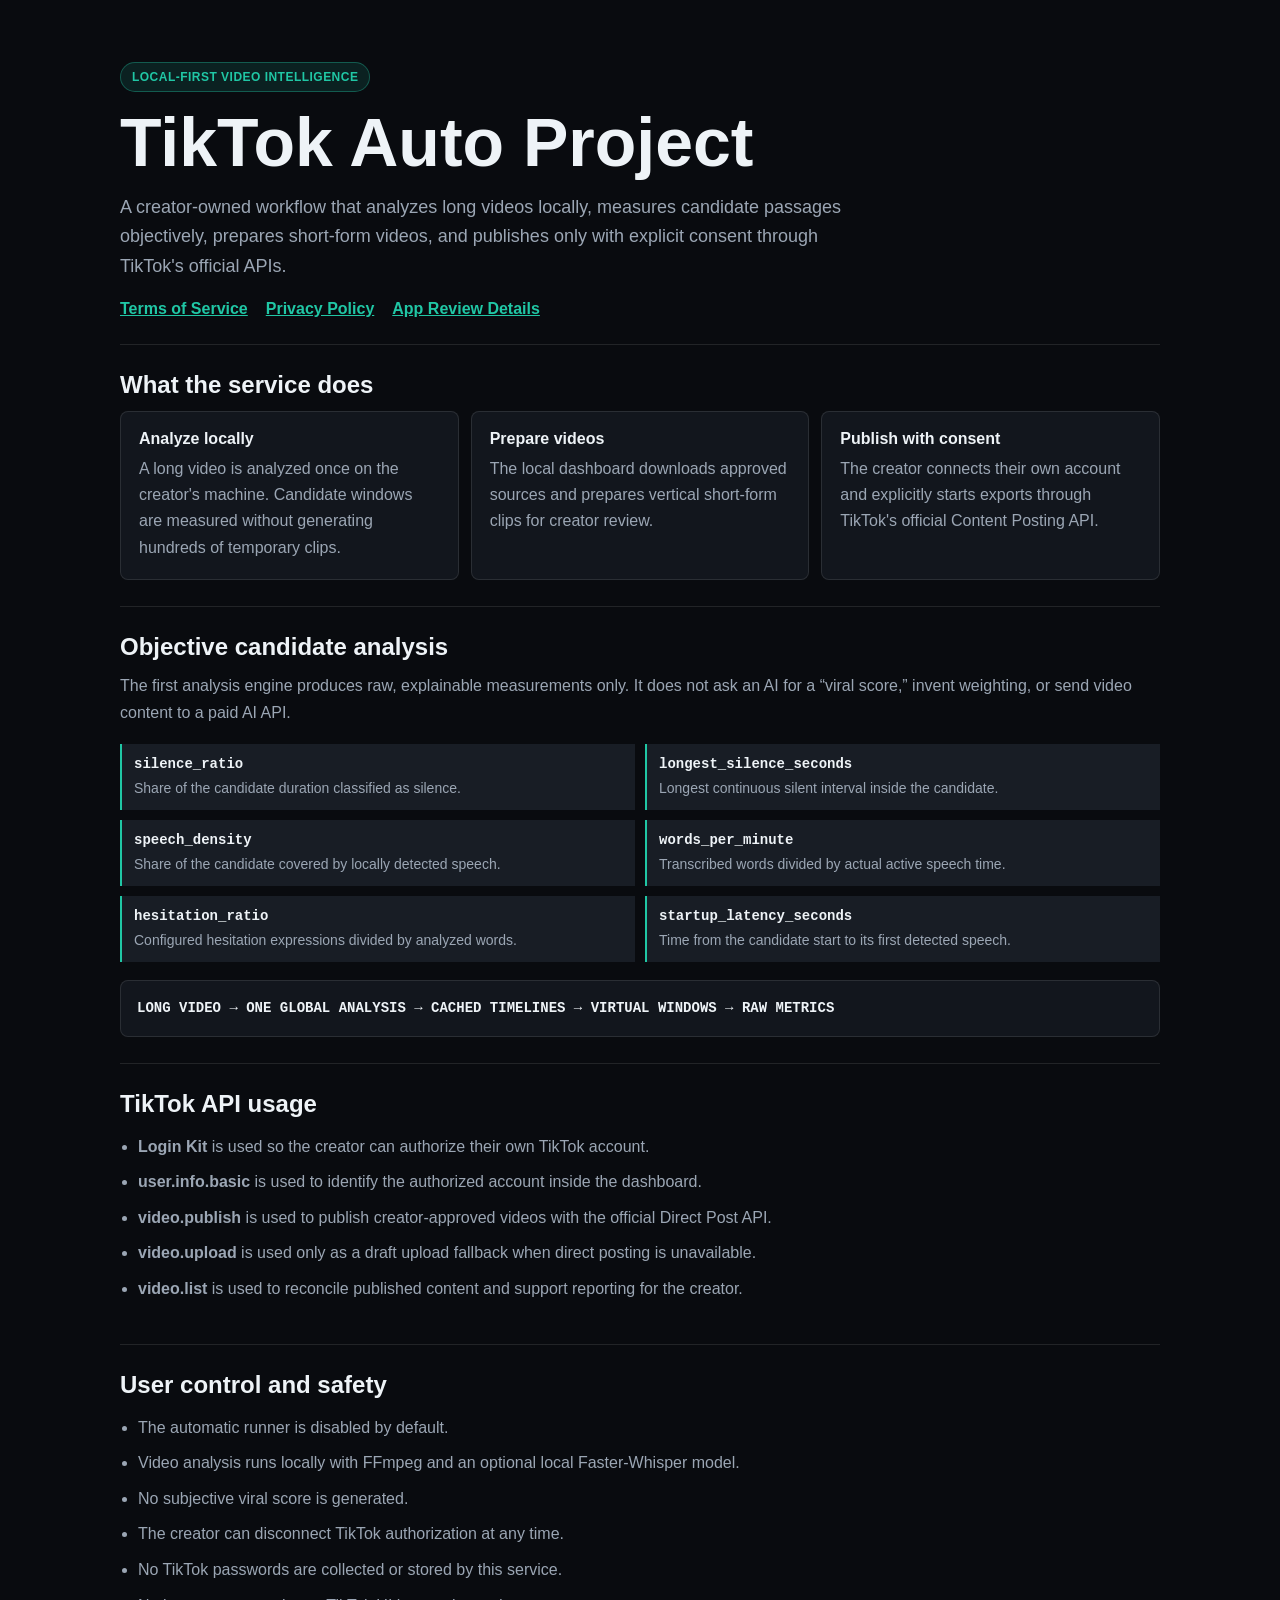
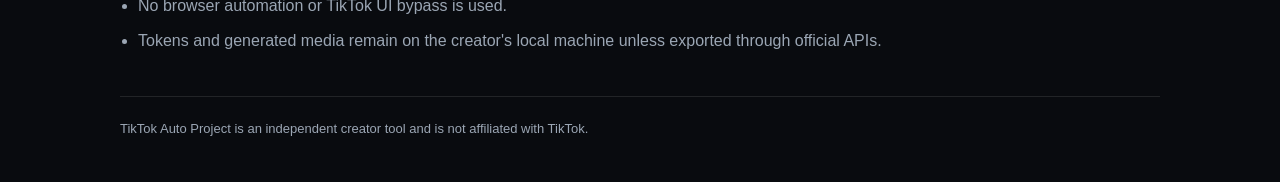
<file: index.html>
<!doctype html>
<html lang="en">
  <head>
    <meta charset="utf-8" />
    <meta name="viewport" content="width=device-width, initial-scale=1" />
    <title>TikTok Auto Project</title>
    <meta
      name="description"
      content="Local-first video analysis, preparation, and creator-controlled TikTok publishing through official APIs."
    />
    <style>
      :root {
        --bg: #090b0f;
        --panel: #12161d;
        --soft: #181d25;
        --ink: #eef3f7;
        --muted: #9ba6b4;
        --line: rgba(255, 255, 255, 0.1);
        --accent: #20c7a5;
        --accent-soft: rgba(32, 199, 165, 0.12);
      }

      * {
        box-sizing: border-box;
      }

      body {
        margin: 0;
        background: var(--bg);
        color: var(--ink);
        font-family: Inter, Arial, sans-serif;
      }

      main {
        width: min(1040px, calc(100% - 32px));
        margin: 0 auto;
        padding: 36px 0;
      }

      header,
      section {
        border-bottom: 1px solid var(--line);
        padding: 26px 0;
      }

      nav {
        display: flex;
        gap: 18px;
        flex-wrap: wrap;
        margin-top: 18px;
      }

      a {
        color: var(--accent);
        font-weight: 700;
      }

      h1 {
        margin: 0;
        font-size: clamp(34px, 7vw, 68px);
        line-height: 0.95;
      }

      h2 {
        margin: 0 0 12px;
        font-size: 24px;
      }

      h3 {
        margin: 0 0 8px;
        font-size: 17px;
      }

      p {
        margin: 0;
        color: var(--muted);
        font-size: 16px;
        line-height: 1.65;
      }

      .lead {
        max-width: 760px;
        margin-top: 18px;
        font-size: 18px;
      }

      .eyebrow {
        display: inline-flex;
        margin-bottom: 18px;
        border: 1px solid rgba(32, 199, 165, 0.35);
        border-radius: 999px;
        padding: 7px 11px;
        background: var(--accent-soft);
        color: var(--accent);
        font-size: 12px;
        font-weight: 800;
        letter-spacing: 0.04em;
        text-transform: uppercase;
      }

      .grid {
        display: grid;
        grid-template-columns: repeat(3, minmax(0, 1fr));
        gap: 12px;
      }

      .card {
        padding: 18px;
        border: 1px solid var(--line);
        border-radius: 8px;
        background: var(--panel);
      }

      .card strong {
        display: block;
        margin-bottom: 8px;
      }

      .list {
        display: grid;
        gap: 10px;
        padding-left: 18px;
        color: var(--muted);
        line-height: 1.6;
      }

      .metric-grid {
        display: grid;
        grid-template-columns: repeat(2, minmax(0, 1fr));
        gap: 10px;
        margin-top: 18px;
      }

      .metric {
        border-left: 2px solid var(--accent);
        padding: 10px 12px;
        background: var(--soft);
      }

      .metric code {
        color: var(--ink);
        font-size: 14px;
        font-weight: 800;
      }

      .metric p {
        margin-top: 5px;
        font-size: 14px;
      }

      .workflow {
        margin: 18px 0 0;
        overflow-x: auto;
        border: 1px solid var(--line);
        border-radius: 8px;
        padding: 16px;
        background: var(--panel);
        color: var(--ink);
        font: 600 14px/1.6 ui-monospace, SFMono-Regular, Consolas, monospace;
      }

      footer {
        padding: 24px 0 10px;
        color: var(--muted);
        font-size: 13px;
      }

      @media (max-width: 760px) {
        .grid,
        .metric-grid {
          grid-template-columns: 1fr;
        }
      }
    </style>
  </head>
  <body>
    <main>
      <header>
        <span class="eyebrow">Local-first video intelligence</span>
        <h1>TikTok Auto Project</h1>
        <p class="lead">
          A creator-owned workflow that analyzes long videos locally, measures candidate passages objectively, prepares short-form videos, and publishes only with explicit consent through TikTok's official APIs.
        </p>
        <nav aria-label="Legal links">
          <a href="/terms.html">Terms of Service</a>
          <a href="/privacy.html">Privacy Policy</a>
          <a href="/app-review.html">App Review Details</a>
        </nav>
      </header>

      <section>
        <h2>What the service does</h2>
        <div class="grid">
          <article class="card">
            <strong>Analyze locally</strong>
            <p>A long video is analyzed once on the creator's machine. Candidate windows are measured without generating hundreds of temporary clips.</p>
          </article>
          <article class="card">
            <strong>Prepare videos</strong>
            <p>The local dashboard downloads approved sources and prepares vertical short-form clips for creator review.</p>
          </article>
          <article class="card">
            <strong>Publish with consent</strong>
            <p>The creator connects their own account and explicitly starts exports through TikTok's official Content Posting API.</p>
          </article>
        </div>
      </section>

      <section>
        <h2>Objective candidate analysis</h2>
        <p>
          The first analysis engine produces raw, explainable measurements only. It does not ask an AI for a “viral score,” invent weighting, or send video content to a paid AI API.
        </p>
        <div class="metric-grid">
          <article class="metric">
            <code>silence_ratio</code>
            <p>Share of the candidate duration classified as silence.</p>
          </article>
          <article class="metric">
            <code>longest_silence_seconds</code>
            <p>Longest continuous silent interval inside the candidate.</p>
          </article>
          <article class="metric">
            <code>speech_density</code>
            <p>Share of the candidate covered by locally detected speech.</p>
          </article>
          <article class="metric">
            <code>words_per_minute</code>
            <p>Transcribed words divided by actual active speech time.</p>
          </article>
          <article class="metric">
            <code>hesitation_ratio</code>
            <p>Configured hesitation expressions divided by analyzed words.</p>
          </article>
          <article class="metric">
            <code>startup_latency_seconds</code>
            <p>Time from the candidate start to its first detected speech.</p>
          </article>
        </div>
        <pre class="workflow" aria-label="Local analysis workflow">LONG VIDEO → ONE GLOBAL ANALYSIS → CACHED TIMELINES → VIRTUAL WINDOWS → RAW METRICS</pre>
      </section>

      <section>
        <h2>TikTok API usage</h2>
        <ul class="list">
          <li><strong>Login Kit</strong> is used so the creator can authorize their own TikTok account.</li>
          <li><strong>user.info.basic</strong> is used to identify the authorized account inside the dashboard.</li>
          <li><strong>video.publish</strong> is used to publish creator-approved videos with the official Direct Post API.</li>
          <li><strong>video.upload</strong> is used only as a draft upload fallback when direct posting is unavailable.</li>
          <li><strong>video.list</strong> is used to reconcile published content and support reporting for the creator.</li>
        </ul>
      </section>

      <section>
        <h2>User control and safety</h2>
        <ul class="list">
          <li>The automatic runner is disabled by default.</li>
          <li>Video analysis runs locally with FFmpeg and an optional local Faster-Whisper model.</li>
          <li>No subjective viral score is generated.</li>
          <li>The creator can disconnect TikTok authorization at any time.</li>
          <li>No TikTok passwords are collected or stored by this service.</li>
          <li>No browser automation or TikTok UI bypass is used.</li>
          <li>Tokens and generated media remain on the creator's local machine unless exported through official APIs.</li>
        </ul>
      </section>

      <footer>
        TikTok Auto Project is an independent creator tool and is not affiliated with TikTok.
      </footer>
    </main>
  </body>
</html>
</file>
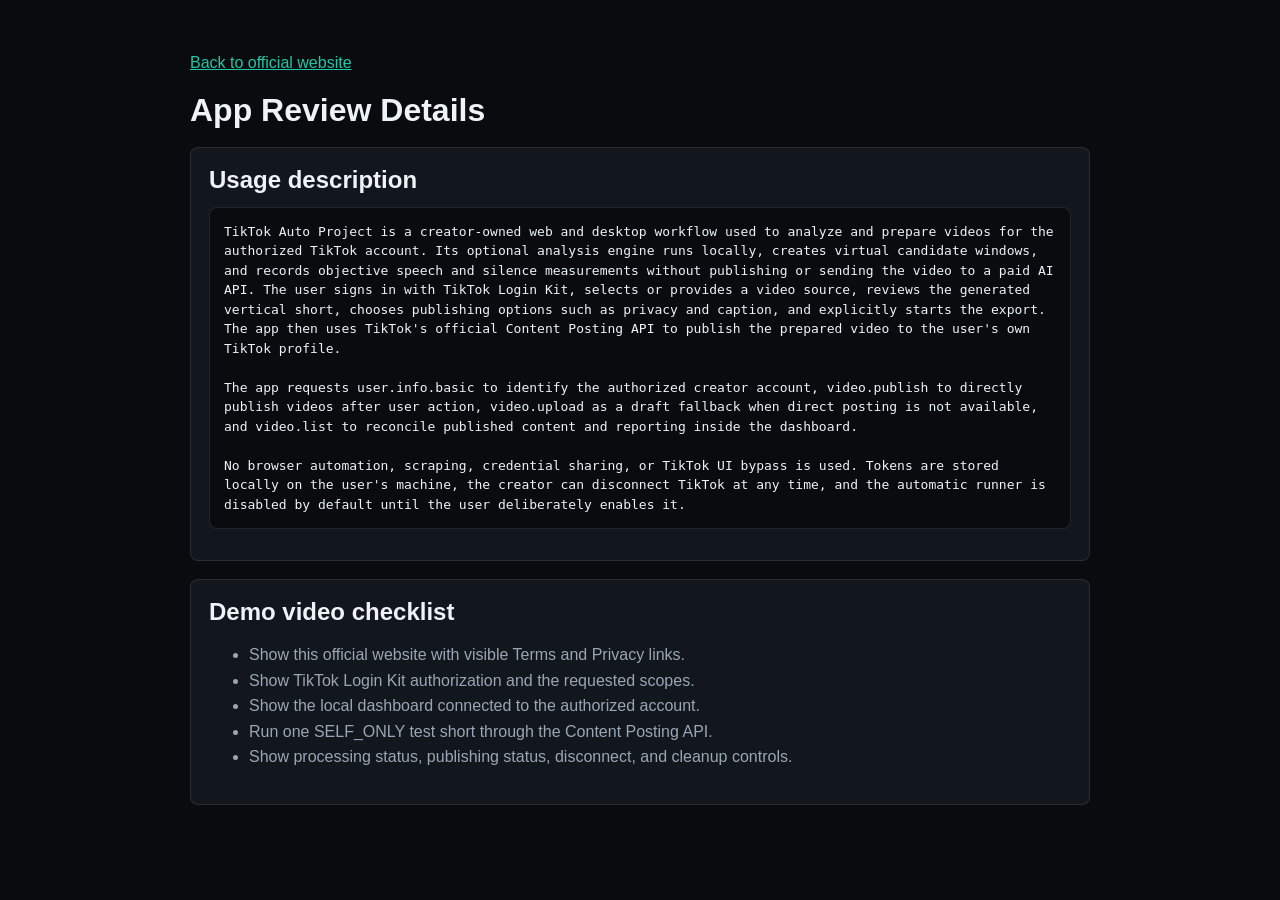
<file: app-review.html>
<!doctype html>
<html lang="en">
  <head>
    <meta charset="utf-8" />
    <meta name="viewport" content="width=device-width, initial-scale=1" />
    <title>App Review Details - TikTok Auto Project</title>
    <style>
      body {
        margin: 0;
        background: #090b0f;
        color: #eef3f7;
        font-family: Inter, Arial, sans-serif;
      }

      main {
        width: min(900px, calc(100% - 32px));
        margin: 0 auto;
        padding: 34px 0;
      }

      a {
        color: #20c7a5;
      }

      section {
        margin-top: 18px;
        padding: 18px;
        border: 1px solid rgba(255, 255, 255, 0.1);
        border-radius: 8px;
        background: #12161d;
      }

      h1,
      h2 {
        margin: 0 0 12px;
      }

      p,
      li {
        color: #9ba6b4;
        line-height: 1.6;
      }

      pre {
        white-space: pre-wrap;
        color: #eef3f7;
        background: #090b0f;
        border: 1px solid rgba(255, 255, 255, 0.1);
        border-radius: 8px;
        padding: 14px;
        line-height: 1.5;
      }
    </style>
  </head>
  <body>
    <main>
      <p><a href="/">Back to official website</a></p>
      <h1>App Review Details</h1>

      <section>
        <h2>Usage description</h2>
        <pre>TikTok Auto Project is a creator-owned web and desktop workflow used to analyze and prepare videos for the authorized TikTok account. Its optional analysis engine runs locally, creates virtual candidate windows, and records objective speech and silence measurements without publishing or sending the video to a paid AI API. The user signs in with TikTok Login Kit, selects or provides a video source, reviews the generated vertical short, chooses publishing options such as privacy and caption, and explicitly starts the export. The app then uses TikTok's official Content Posting API to publish the prepared video to the user's own TikTok profile.

The app requests user.info.basic to identify the authorized creator account, video.publish to directly publish videos after user action, video.upload as a draft fallback when direct posting is not available, and video.list to reconcile published content and reporting inside the dashboard.

No browser automation, scraping, credential sharing, or TikTok UI bypass is used. Tokens are stored locally on the user's machine, the creator can disconnect TikTok at any time, and the automatic runner is disabled by default until the user deliberately enables it.</pre>
      </section>

      <section>
        <h2>Demo video checklist</h2>
        <ul>
          <li>Show this official website with visible Terms and Privacy links.</li>
          <li>Show TikTok Login Kit authorization and the requested scopes.</li>
          <li>Show the local dashboard connected to the authorized account.</li>
          <li>Run one SELF_ONLY test short through the Content Posting API.</li>
          <li>Show processing status, publishing status, disconnect, and cleanup controls.</li>
        </ul>
      </section>
    </main>
  </body>
</html>
</file>
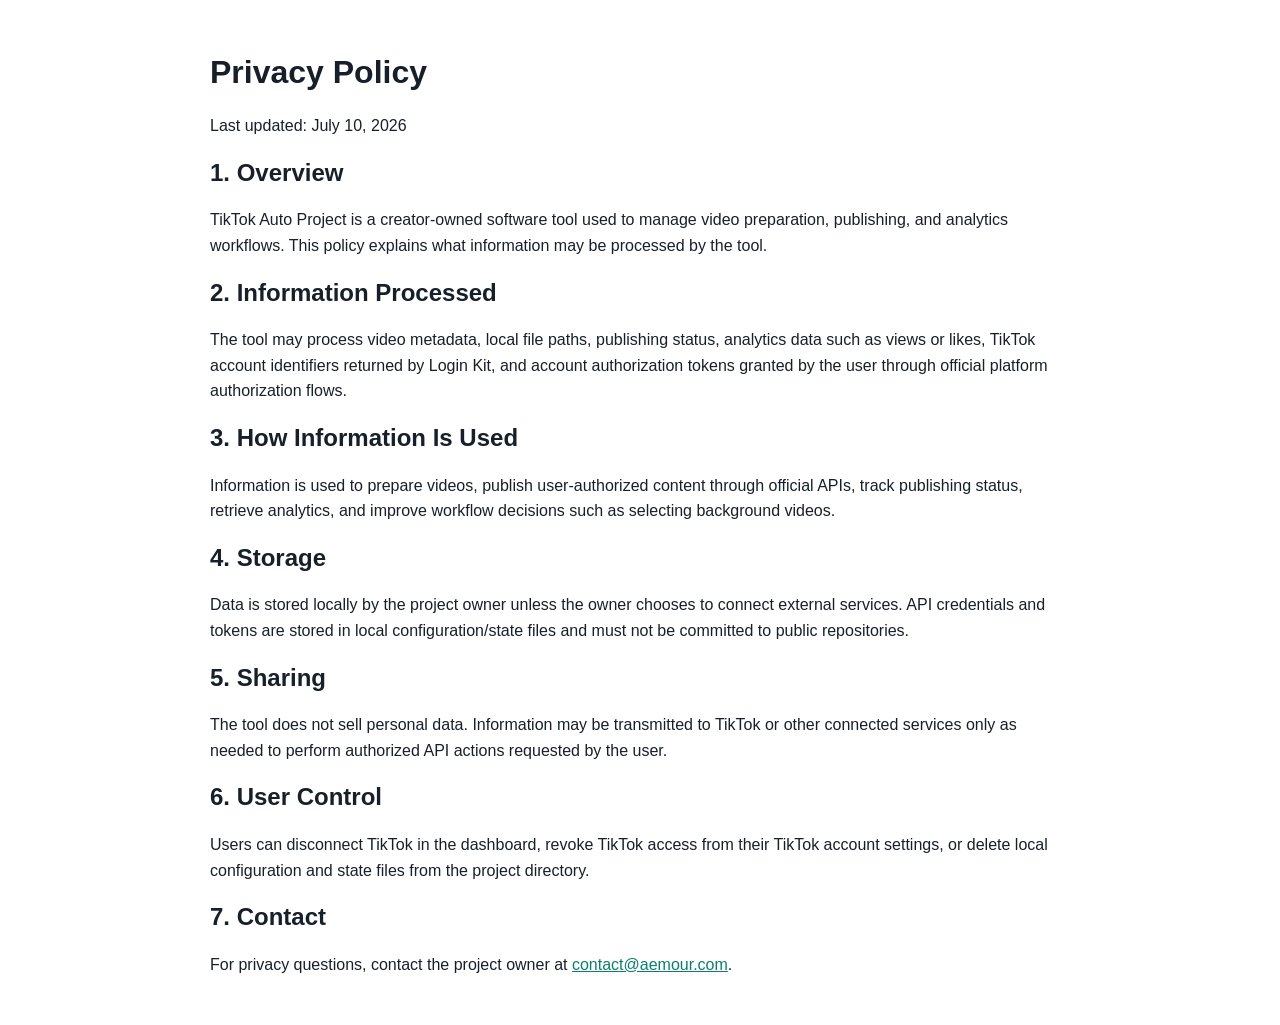
<file: privacy.html>
<!doctype html>
<html lang="en">
  <head>
    <meta charset="utf-8" />
    <meta name="viewport" content="width=device-width, initial-scale=1" />
    <title>Privacy Policy - TikTok Auto Project</title>
    <style>
      body {
        margin: 0;
        padding: 32px;
        background: #ffffff;
        color: #17202a;
        font-family: Arial, sans-serif;
        line-height: 1.6;
      }
      main {
        max-width: 860px;
        margin: 0 auto;
      }
      h1,
      h2 {
        line-height: 1.2;
      }
      a {
        color: #0b7f6c;
      }
    </style>
  </head>
  <body>
    <main>
      <h1>Privacy Policy</h1>
      <p>Last updated: July 10, 2026</p>

      <h2>1. Overview</h2>
      <p>
        TikTok Auto Project is a creator-owned software tool used to manage
        video preparation, publishing, and analytics workflows. This policy
        explains what information may be processed by the tool.
      </p>

      <h2>2. Information Processed</h2>
      <p>
        The tool may process video metadata, local file paths, publishing
        status, analytics data such as views or likes, TikTok account
        identifiers returned by Login Kit, and account authorization tokens
        granted by the user through official platform authorization flows.
      </p>

      <h2>3. How Information Is Used</h2>
      <p>
        Information is used to prepare videos, publish user-authorized content
        through official APIs, track publishing status, retrieve analytics, and
        improve workflow decisions such as selecting background videos.
      </p>

      <h2>4. Storage</h2>
      <p>
        Data is stored locally by the project owner unless the owner chooses to
        connect external services. API credentials and tokens are stored in
        local configuration/state files and must not be committed to public
        repositories.
      </p>

      <h2>5. Sharing</h2>
      <p>
        The tool does not sell personal data. Information may be transmitted to
        TikTok or other connected services only as needed to perform authorized
        API actions requested by the user.
      </p>

      <h2>6. User Control</h2>
      <p>
        Users can disconnect TikTok in the dashboard, revoke TikTok access from
        their TikTok account settings, or delete local configuration and state
        files from the project directory.
      </p>

      <h2>7. Contact</h2>
      <p>
        For privacy questions, contact the project owner at
        <a href="mailto:contact@aemour.com">contact@aemour.com</a>.
      </p>
    </main>
  </body>
</html>
</file>
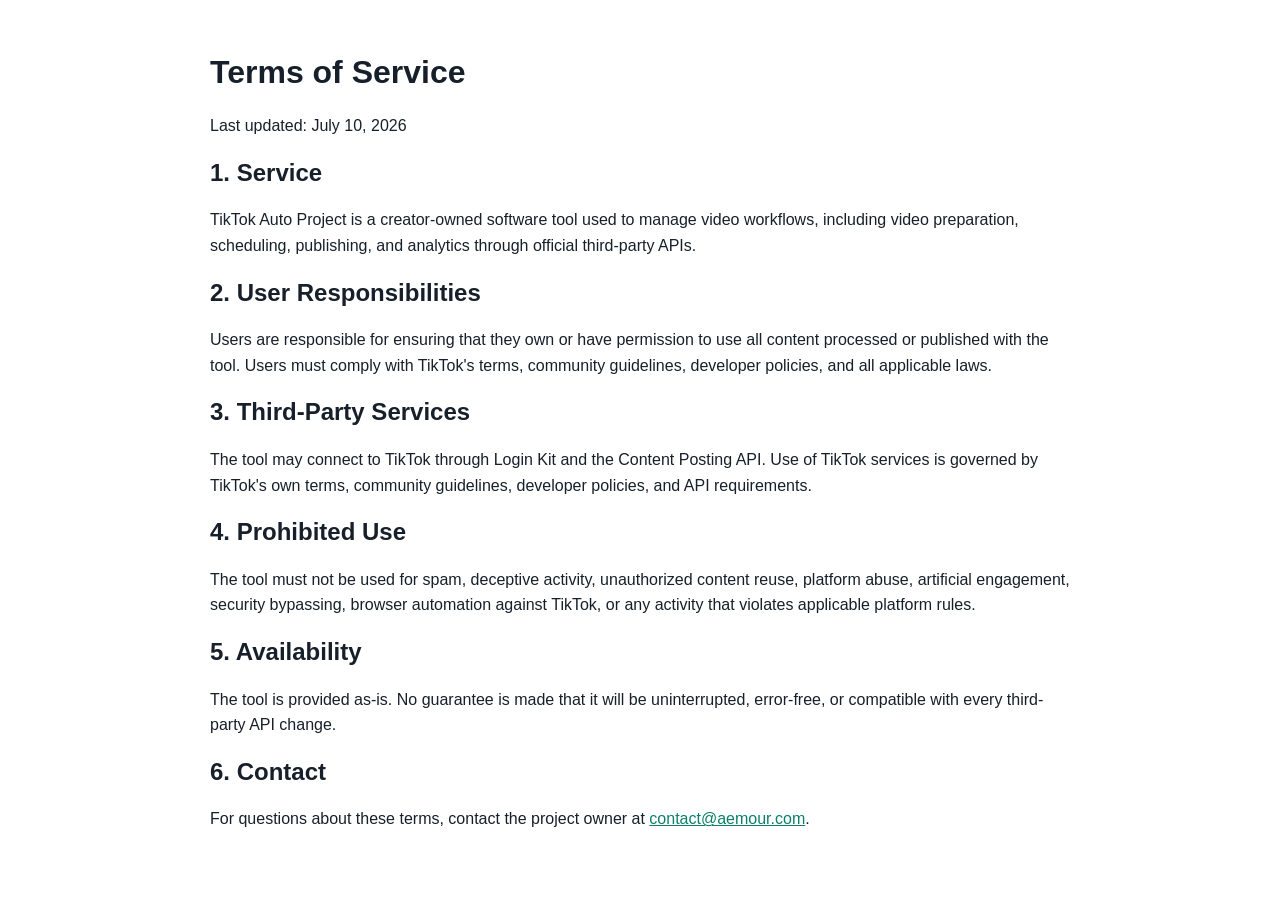
<file: terms.html>
<!doctype html>
<html lang="en">
  <head>
    <meta charset="utf-8" />
    <meta name="viewport" content="width=device-width, initial-scale=1" />
    <title>Terms of Service - TikTok Auto Project</title>
    <style>
      body {
        margin: 0;
        padding: 32px;
        background: #ffffff;
        color: #17202a;
        font-family: Arial, sans-serif;
        line-height: 1.6;
      }
      main {
        max-width: 860px;
        margin: 0 auto;
      }
      h1,
      h2 {
        line-height: 1.2;
      }
      a {
        color: #0b7f6c;
      }
    </style>
  </head>
  <body>
    <main>
      <h1>Terms of Service</h1>
      <p>Last updated: July 10, 2026</p>

      <h2>1. Service</h2>
      <p>
        TikTok Auto Project is a creator-owned software tool used to manage
        video workflows, including video preparation, scheduling, publishing,
        and analytics through official third-party APIs.
      </p>

      <h2>2. User Responsibilities</h2>
      <p>
        Users are responsible for ensuring that they own or have permission to
        use all content processed or published with the tool. Users must comply
        with TikTok's terms, community guidelines, developer policies, and all
        applicable laws.
      </p>

      <h2>3. Third-Party Services</h2>
      <p>
        The tool may connect to TikTok through Login Kit and the Content
        Posting API. Use of TikTok services is governed by TikTok's own terms,
        community guidelines, developer policies, and API requirements.
      </p>

      <h2>4. Prohibited Use</h2>
      <p>
        The tool must not be used for spam, deceptive activity, unauthorized
        content reuse, platform abuse, artificial engagement, security
        bypassing, browser automation against TikTok, or any activity that
        violates applicable platform rules.
      </p>

      <h2>5. Availability</h2>
      <p>
        The tool is provided as-is. No guarantee is made that it will be
        uninterrupted, error-free, or compatible with every third-party API
        change.
      </p>

      <h2>6. Contact</h2>
      <p>
        For questions about these terms, contact the project owner at
        <a href="mailto:contact@aemour.com">contact@aemour.com</a>.
      </p>
    </main>
  </body>
</html>
</file>
